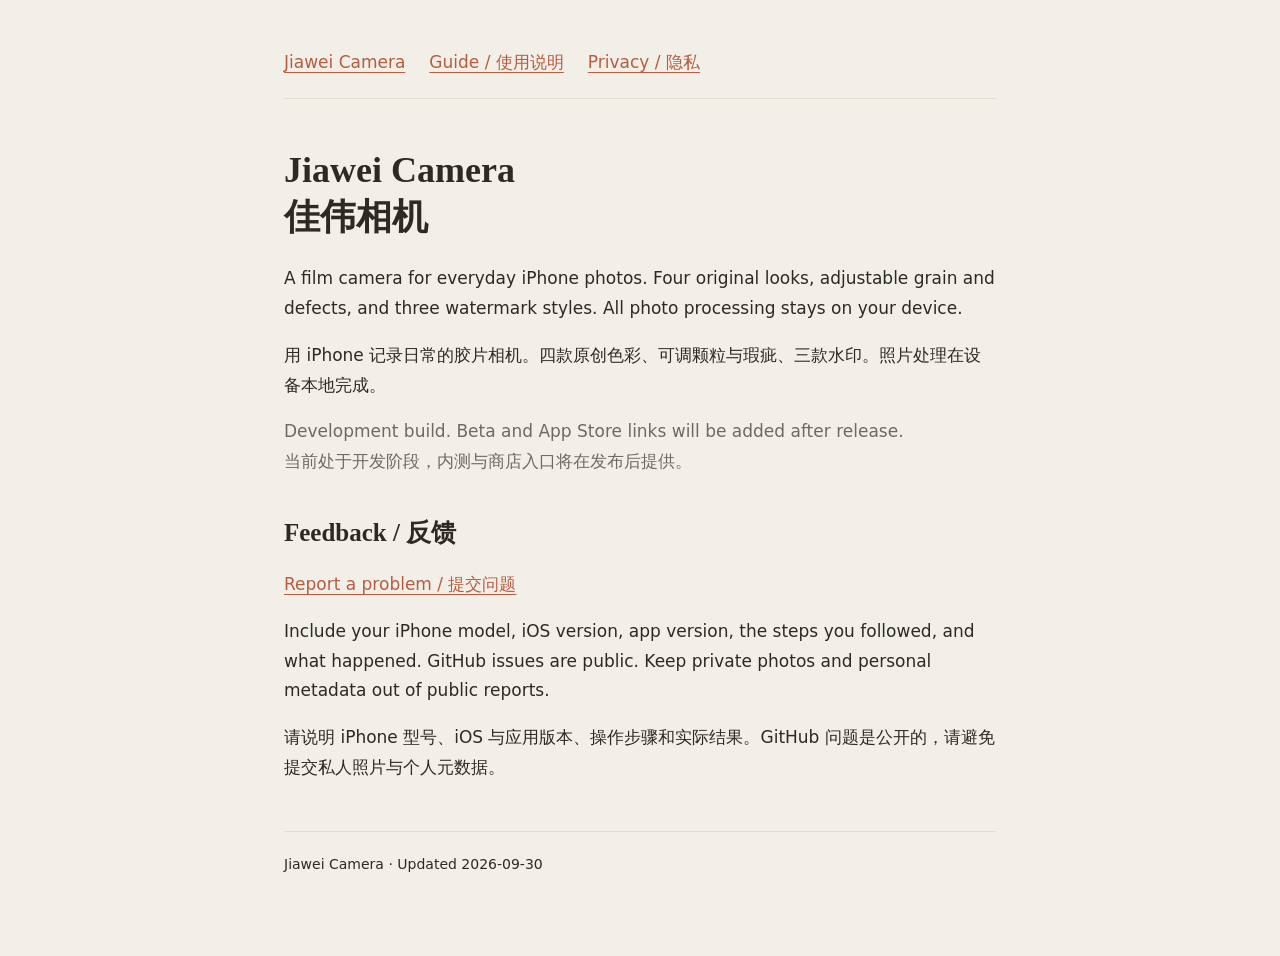
<file: index.html>
<!doctype html><html lang="en"><meta charset="utf-8"><meta name="viewport" content="width=device-width,initial-scale=1"><title>Jiawei Camera · 佳伟相机</title><link rel="stylesheet" href="style.css"><main><nav><a href="index.html">Jiawei Camera</a><a href="guide.html">Guide / 使用说明</a><a href="privacy.html">Privacy / 隐私</a></nav><h1>Jiawei Camera<br>佳伟相机</h1><p>A film camera for everyday iPhone photos. Four original looks, adjustable grain and defects, and three watermark styles. All photo processing stays on your device.</p><p lang="zh-Hans">用 iPhone 记录日常的胶片相机。四款原创色彩、可调颗粒与瑕疵、三款水印。照片处理在设备本地完成。</p><p class="muted">Development build. Beta and App Store links will be added after release.<br><span lang="zh-Hans">当前处于开发阶段，内测与商店入口将在发布后提供。</span></p><h2>Feedback / 反馈</h2><p><a href="https://github.com/wngair/jiawei-camera-support/issues/new">Report a problem / 提交问题</a></p><p>Include your iPhone model, iOS version, app version, the steps you followed, and what happened. GitHub issues are public. Keep private photos and personal metadata out of public reports.</p><p lang="zh-Hans">请说明 iPhone 型号、iOS 与应用版本、操作步骤和实际结果。GitHub 问题是公开的，请避免提交私人照片与个人元数据。</p><footer>Jiawei Camera · Updated 2026-09-30</footer></main></html>
</file>
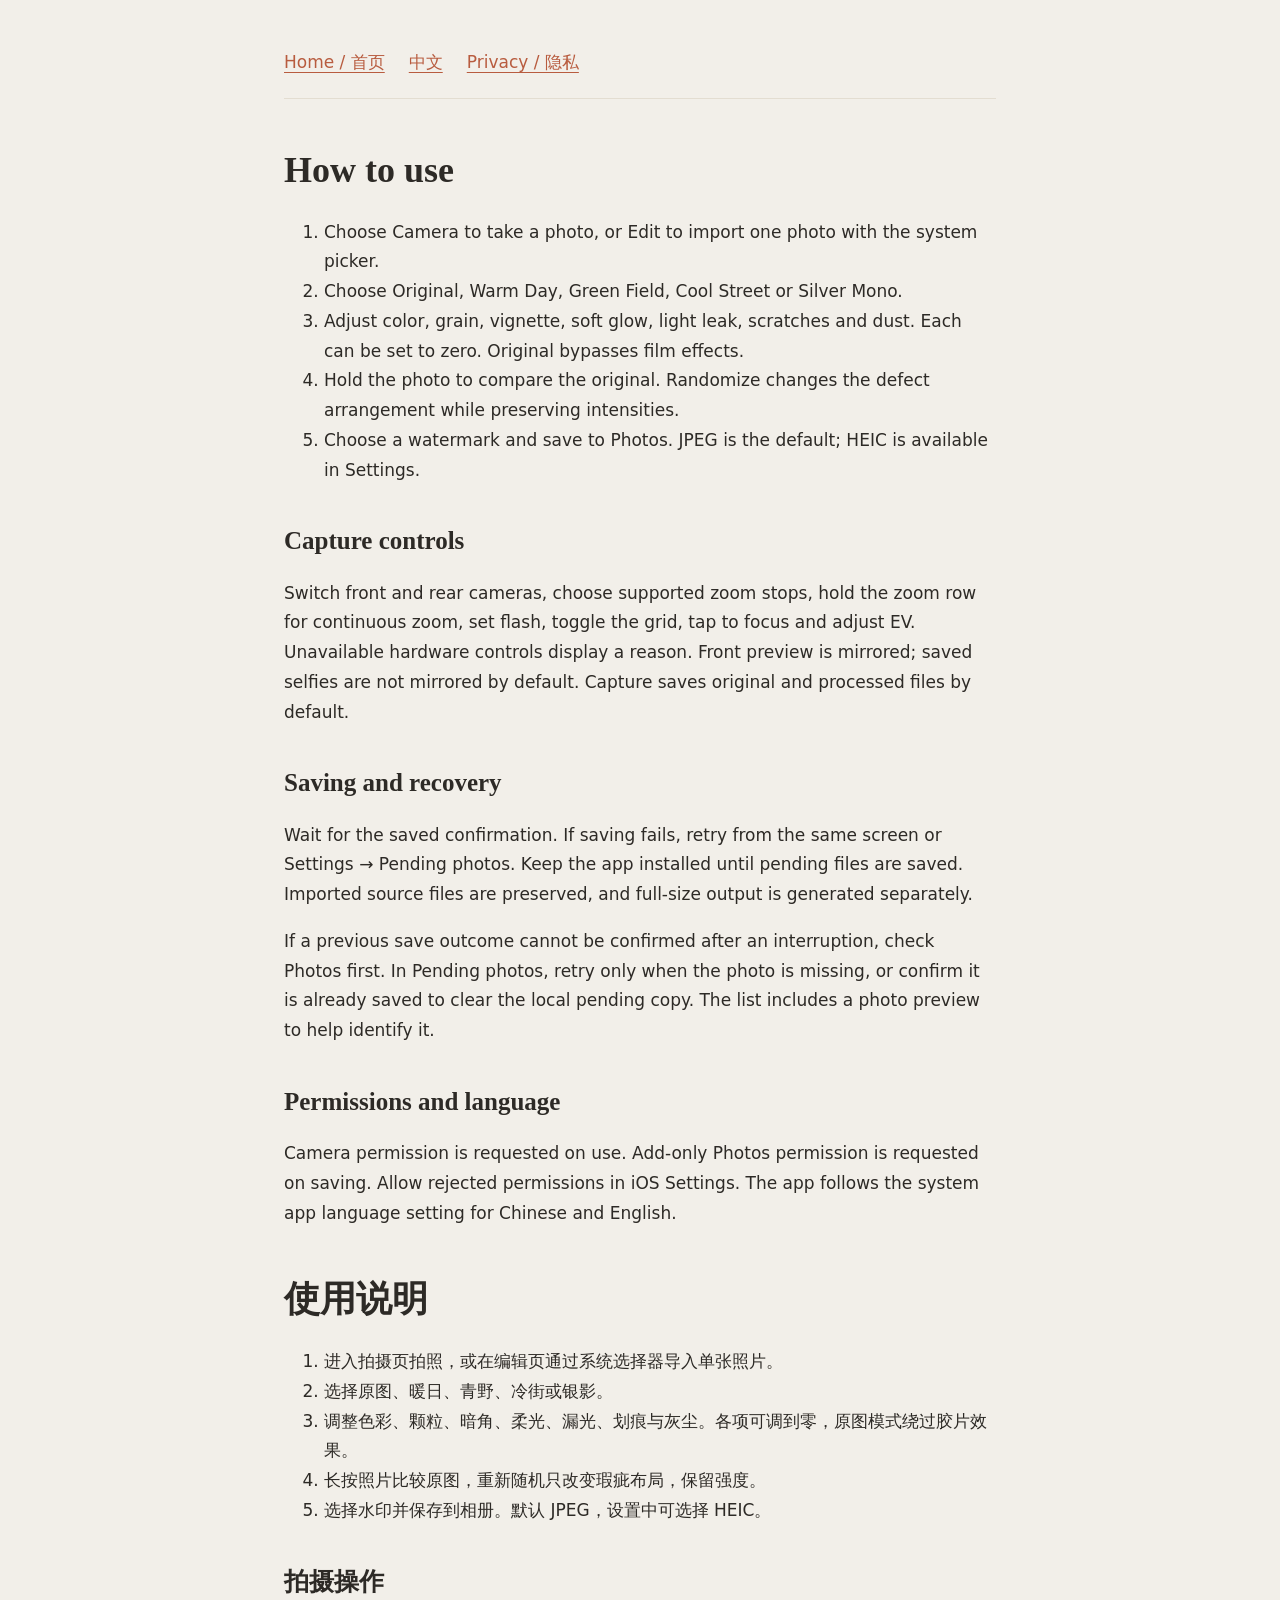
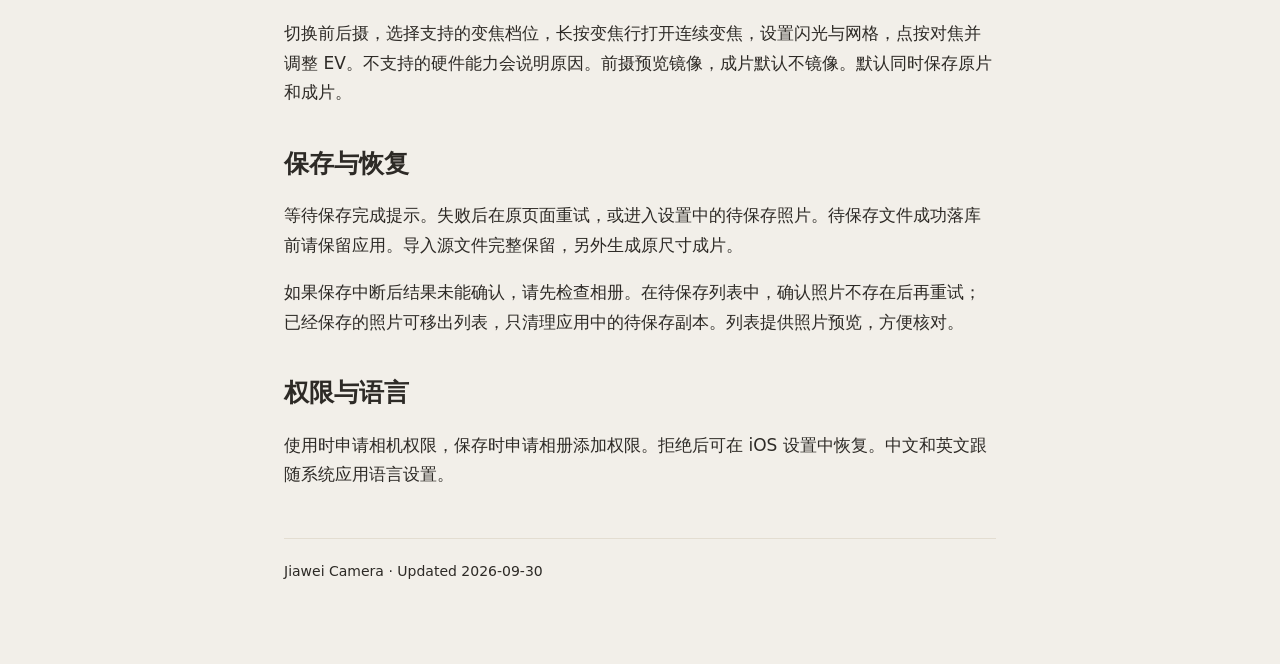
<file: guide.html>
<!doctype html><html lang="en"><meta charset="utf-8"><meta name="viewport" content="width=device-width,initial-scale=1"><title>Guide · Jiawei Camera</title><link rel="stylesheet" href="style.css"><main><nav><a href="index.html">Home / 首页</a><a href="#zh">中文</a><a href="privacy.html">Privacy / 隐私</a></nav><h1>How to use</h1><ol><li>Choose Camera to take a photo, or Edit to import one photo with the system picker.</li><li>Choose Original, Warm Day, Green Field, Cool Street or Silver Mono.</li><li>Adjust color, grain, vignette, soft glow, light leak, scratches and dust. Each can be set to zero. Original bypasses film effects.</li><li>Hold the photo to compare the original. Randomize changes the defect arrangement while preserving intensities.</li><li>Choose a watermark and save to Photos. JPEG is the default; HEIC is available in Settings.</li></ol><h2>Capture controls</h2><p>Switch front and rear cameras, choose supported zoom stops, hold the zoom row for continuous zoom, set flash, toggle the grid, tap to focus and adjust EV. Unavailable hardware controls display a reason. Front preview is mirrored; saved selfies are not mirrored by default. Capture saves original and processed files by default.</p><h2>Saving and recovery</h2><p>Wait for the saved confirmation. If saving fails, retry from the same screen or Settings → Pending photos. Keep the app installed until pending files are saved. Imported source files are preserved, and full-size output is generated separately.</p><p>If a previous save outcome cannot be confirmed after an interruption, check Photos first. In Pending photos, retry only when the photo is missing, or confirm it is already saved to clear the local pending copy. The list includes a photo preview to help identify it.</p><h2>Permissions and language</h2><p>Camera permission is requested on use. Add-only Photos permission is requested on saving. Allow rejected permissions in iOS Settings. The app follows the system app language setting for Chinese and English.</p><section id="zh" lang="zh-Hans"><h1>使用说明</h1><ol><li>进入拍摄页拍照，或在编辑页通过系统选择器导入单张照片。</li><li>选择原图、暖日、青野、冷街或银影。</li><li>调整色彩、颗粒、暗角、柔光、漏光、划痕与灰尘。各项可调到零，原图模式绕过胶片效果。</li><li>长按照片比较原图，重新随机只改变瑕疵布局，保留强度。</li><li>选择水印并保存到相册。默认 JPEG，设置中可选择 HEIC。</li></ol><h2>拍摄操作</h2><p>切换前后摄，选择支持的变焦档位，长按变焦行打开连续变焦，设置闪光与网格，点按对焦并调整 EV。不支持的硬件能力会说明原因。前摄预览镜像，成片默认不镜像。默认同时保存原片和成片。</p><h2>保存与恢复</h2><p>等待保存完成提示。失败后在原页面重试，或进入设置中的待保存照片。待保存文件成功落库前请保留应用。导入源文件完整保留，另外生成原尺寸成片。</p><p>如果保存中断后结果未能确认，请先检查相册。在待保存列表中，确认照片不存在后再重试；已经保存的照片可移出列表，只清理应用中的待保存副本。列表提供照片预览，方便核对。</p><h2>权限与语言</h2><p>使用时申请相机权限，保存时申请相册添加权限。拒绝后可在 iOS 设置中恢复。中文和英文跟随系统应用语言设置。</p></section><footer>Jiawei Camera · Updated 2026-09-30</footer></main></html>
</file>
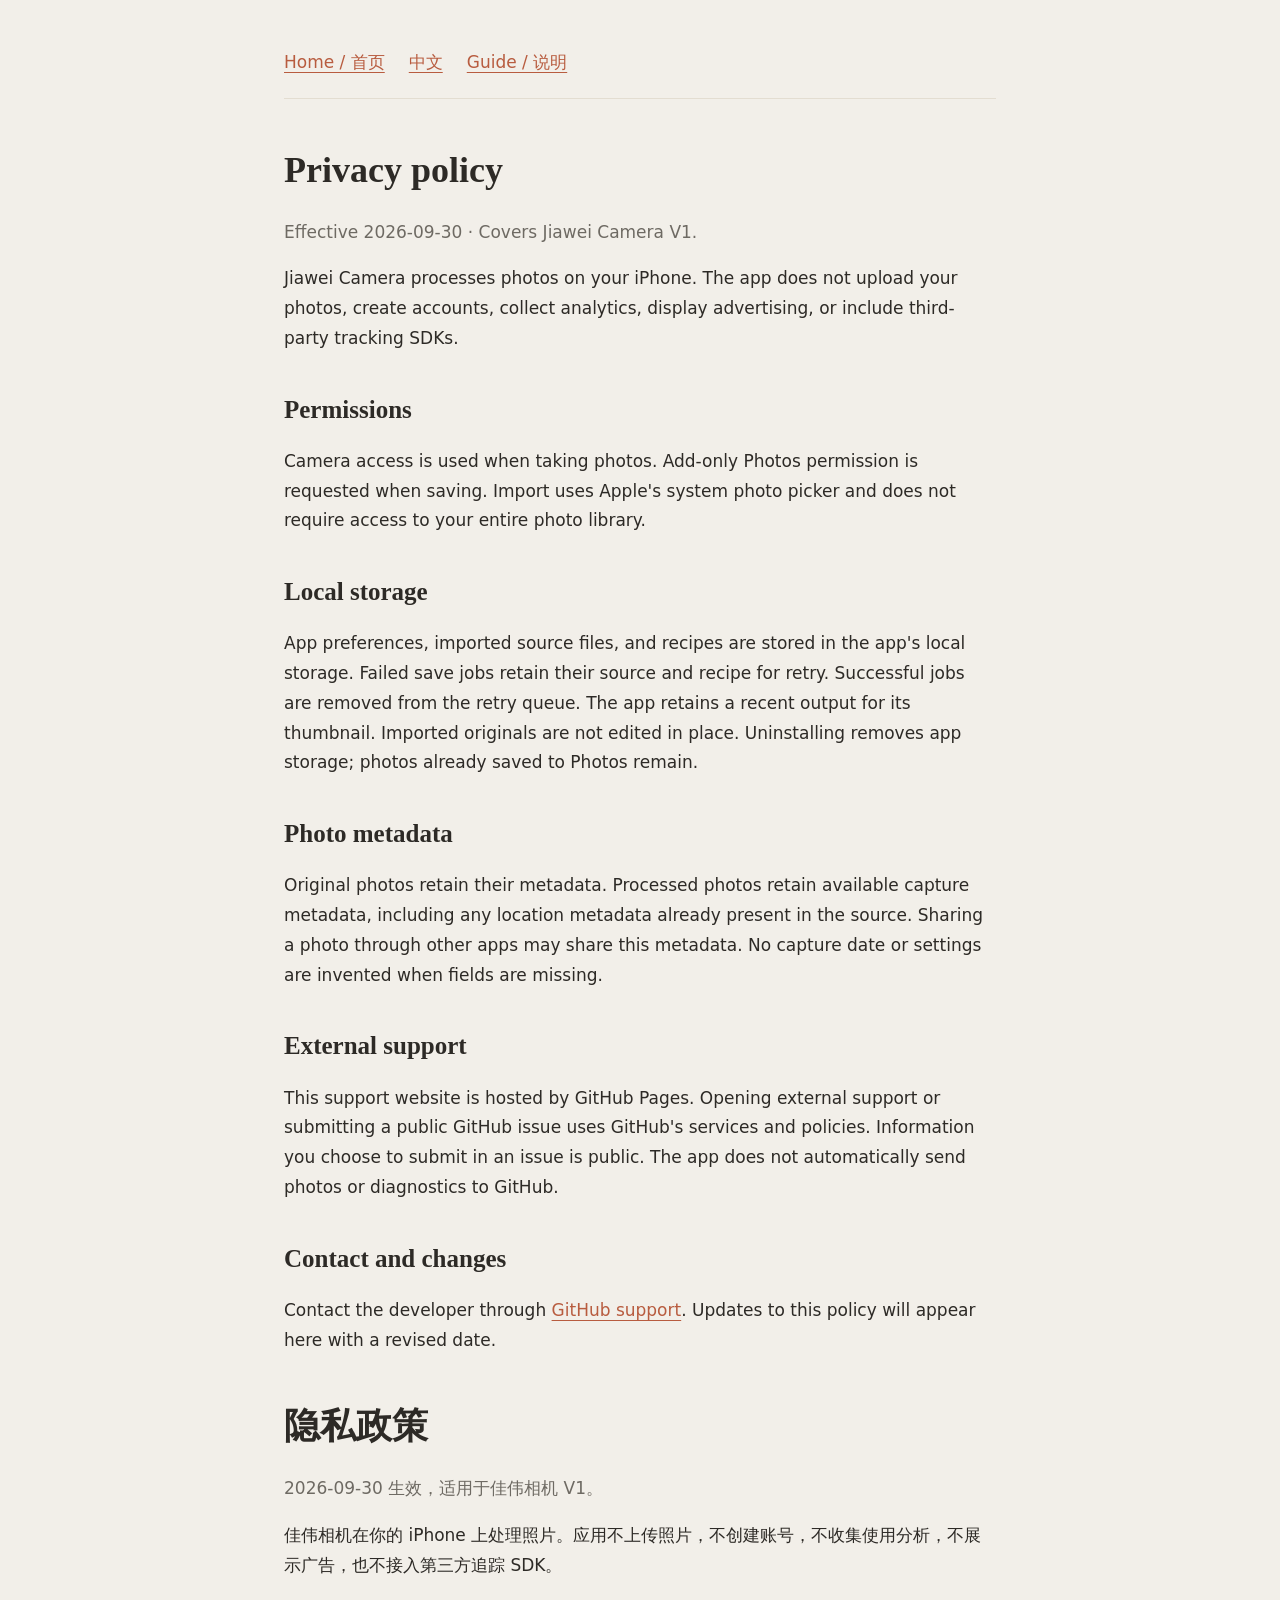
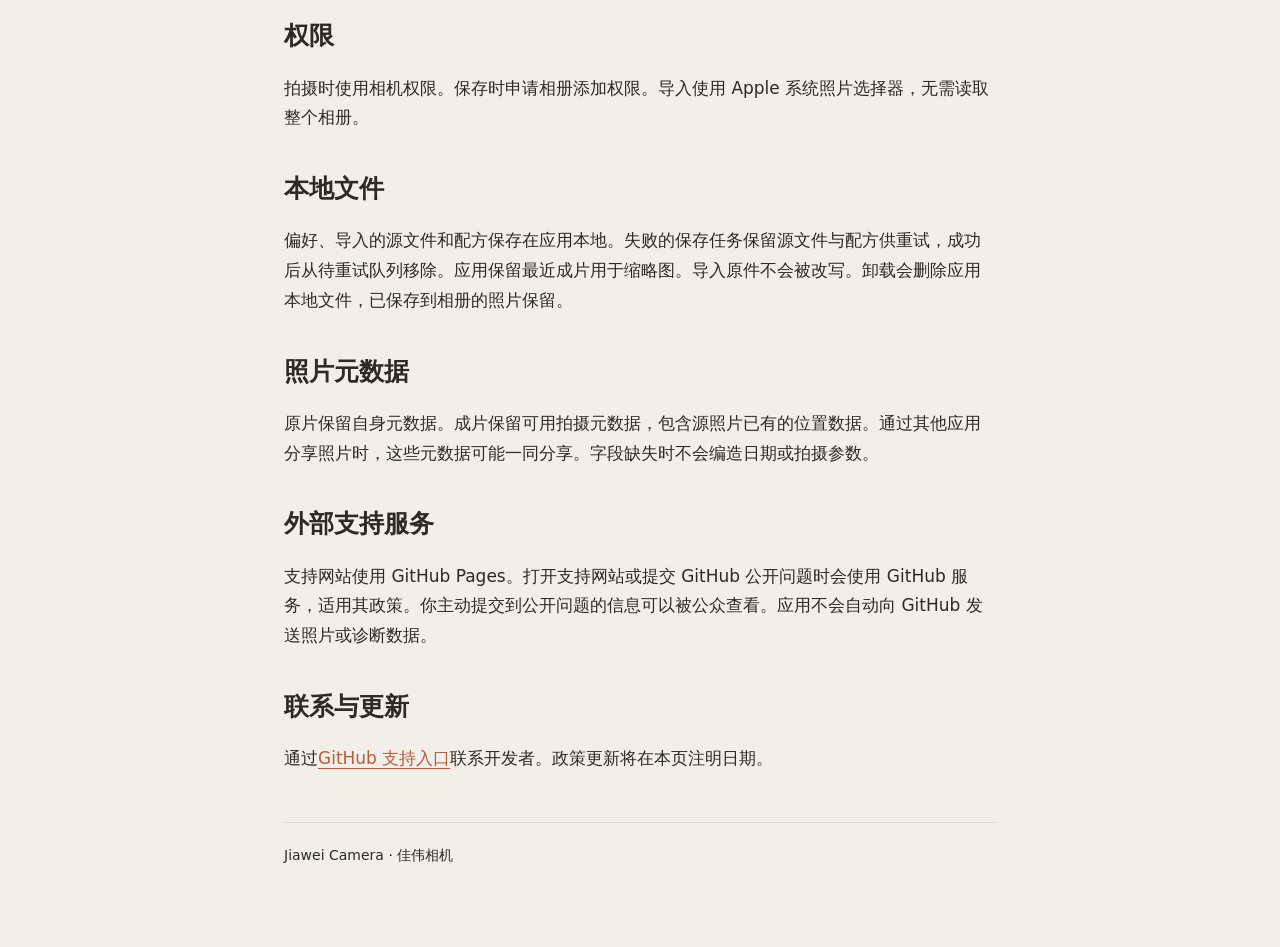
<file: privacy.html>
<!doctype html><html lang="en"><meta charset="utf-8"><meta name="viewport" content="width=device-width,initial-scale=1"><title>Privacy · Jiawei Camera</title><link rel="stylesheet" href="style.css"><main><nav><a href="index.html">Home / 首页</a><a href="#zh">中文</a><a href="guide.html">Guide / 说明</a></nav><h1>Privacy policy</h1><p class="muted">Effective 2026-09-30 · Covers Jiawei Camera V1.</p><p>Jiawei Camera processes photos on your iPhone. The app does not upload your photos, create accounts, collect analytics, display advertising, or include third-party tracking SDKs.</p><h2>Permissions</h2><p>Camera access is used when taking photos. Add-only Photos permission is requested when saving. Import uses Apple's system photo picker and does not require access to your entire photo library.</p><h2>Local storage</h2><p>App preferences, imported source files, and recipes are stored in the app's local storage. Failed save jobs retain their source and recipe for retry. Successful jobs are removed from the retry queue. The app retains a recent output for its thumbnail. Imported originals are not edited in place. Uninstalling removes app storage; photos already saved to Photos remain.</p><h2>Photo metadata</h2><p>Original photos retain their metadata. Processed photos retain available capture metadata, including any location metadata already present in the source. Sharing a photo through other apps may share this metadata. No capture date or settings are invented when fields are missing.</p><h2>External support</h2><p>This support website is hosted by GitHub Pages. Opening external support or submitting a public GitHub issue uses GitHub's services and policies. Information you choose to submit in an issue is public. The app does not automatically send photos or diagnostics to GitHub.</p><h2>Contact and changes</h2><p>Contact the developer through <a href="https://github.com/wngair/jiawei-camera-support/issues/new">GitHub support</a>. Updates to this policy will appear here with a revised date.</p><section id="zh" lang="zh-Hans"><h1>隐私政策</h1><p class="muted">2026-09-30 生效，适用于佳伟相机 V1。</p><p>佳伟相机在你的 iPhone 上处理照片。应用不上传照片，不创建账号，不收集使用分析，不展示广告，也不接入第三方追踪 SDK。</p><h2>权限</h2><p>拍摄时使用相机权限。保存时申请相册添加权限。导入使用 Apple 系统照片选择器，无需读取整个相册。</p><h2>本地文件</h2><p>偏好、导入的源文件和配方保存在应用本地。失败的保存任务保留源文件与配方供重试，成功后从待重试队列移除。应用保留最近成片用于缩略图。导入原件不会被改写。卸载会删除应用本地文件，已保存到相册的照片保留。</p><h2>照片元数据</h2><p>原片保留自身元数据。成片保留可用拍摄元数据，包含源照片已有的位置数据。通过其他应用分享照片时，这些元数据可能一同分享。字段缺失时不会编造日期或拍摄参数。</p><h2>外部支持服务</h2><p>支持网站使用 GitHub Pages。打开支持网站或提交 GitHub 公开问题时会使用 GitHub 服务，适用其政策。你主动提交到公开问题的信息可以被公众查看。应用不会自动向 GitHub 发送照片或诊断数据。</p><h2>联系与更新</h2><p>通过<a href="https://github.com/wngair/jiawei-camera-support/issues/new">GitHub 支持入口</a>联系开发者。政策更新将在本页注明日期。</p></section><footer>Jiawei Camera · 佳伟相机</footer></main></html>
</file>
<file: style.css>
:root{color-scheme:light;--paper:#f2efe9;--ink:#2d2a26;--muted:#6e6a63;--line:#e3ddd1;--accent:#b85c3f}*{box-sizing:border-box}body{margin:0;background:var(--paper);color:var(--ink);font:17px/1.75 system-ui,-apple-system,sans-serif}main{max-width:760px;margin:auto;padding:48px 24px 80px}nav{display:flex;gap:24px;flex-wrap:wrap;border-bottom:1px solid var(--line);padding-bottom:20px}a{color:var(--accent);text-underline-offset:4px}h1,h2{font-family:ui-serif,Georgia,serif;line-height:1.3}h1{font-size:36px;margin:48px 0 24px}h2{font-size:25px;margin-top:40px}p,li{max-width:68ch}.muted{color:var(--muted)}footer{border-top:1px solid var(--line);margin-top:48px;padding-top:20px;font-size:14px}section{scroll-margin-top:24px}@media(max-width:480px){main{padding-top:24px}h1{font-size:30px}}
</file>
